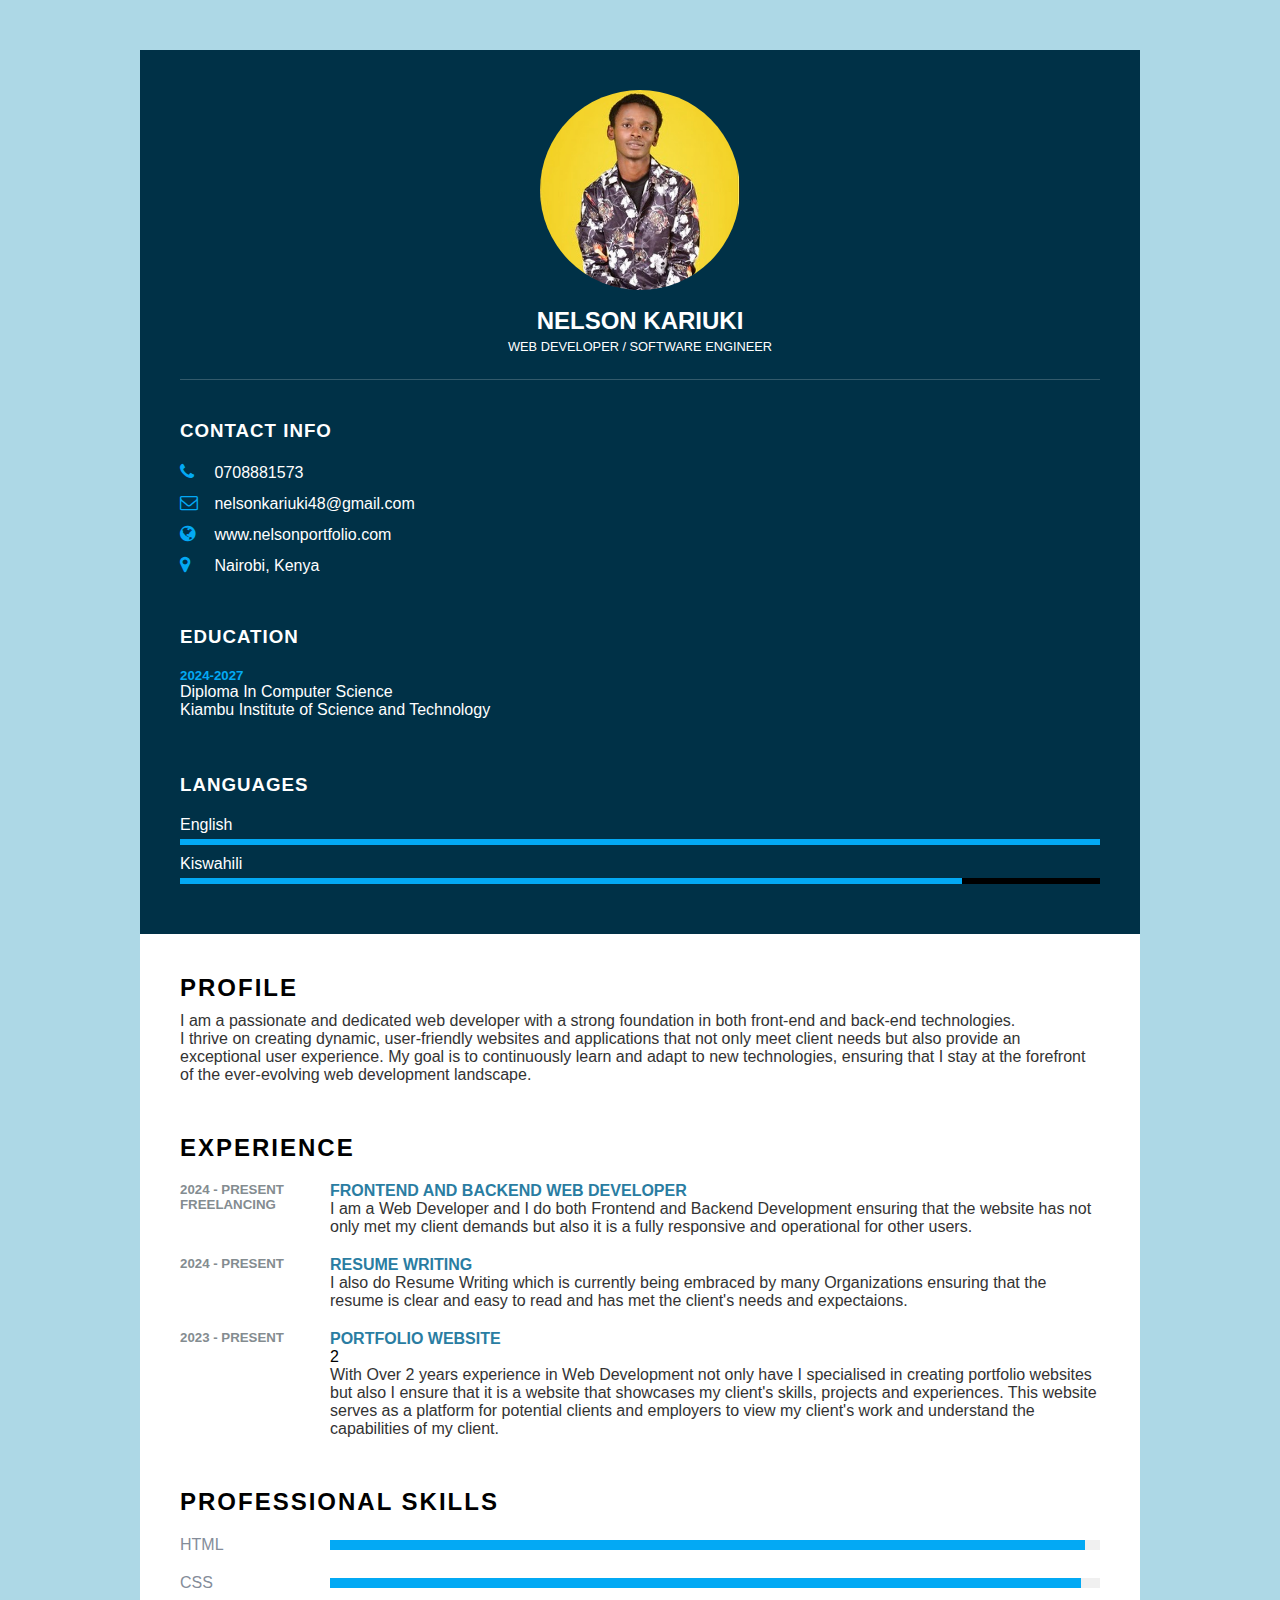
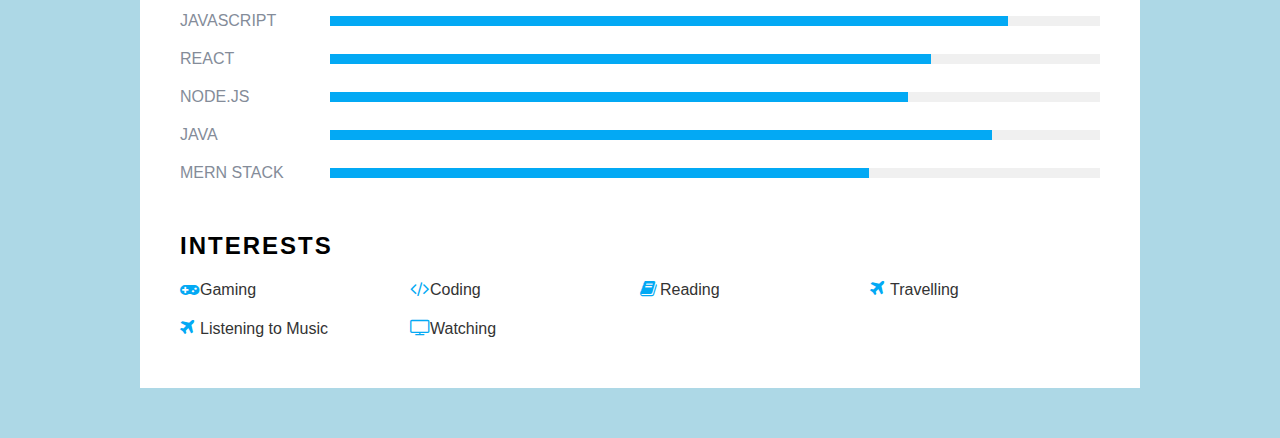
<file: cv.html>
<!DOCTYPE html>
<html lang="en">
<head>
    <meta charset="UTF-8">
    <meta name="viewport" content="width=device-width, initial-scale=1.0">
    <title>Resume</title>
    <link rel="stylesheet" href="https://cdnjs.cloudflare.com/ajax/libs/font-awesome/4.7.0/css/font-awesome.css" integrity="sha512-5A8nwdMOWrSz20fDsjczgUidUBR8liPYU+WymTZP1lmY9G6Oc7HlZv156XqnsgNUzTyMefFTcsFH/tnJE/+xBg==" crossorigin="anonymous" referrerpolicy="no-referrer" />
    <link rel="stylesheet" href="cv.css">
    <link rel="shortcut icon" href="success.png">
</head>
<body>
    <div class="container">
        <div class="left-side">
            <div class="profileText">
                <div class="imgBx">
                    <img src="passport.jpg" alt="">
                </div>
                <h2>Nelson Kariuki<br><span>Web Developer / Software Engineer</span></h2>
            </div>
            <div class="contactInfo">
                <h3 class="title">Contact Info</h3>
                <ul>
                    <li>
                        <span class="icon"><i class="fa fa-phone" aria-hidden="true"></i></span>
                        <span class="text">0708881573</span>
                    </li>
                    <li>
                        <span class="icon"><i class="fa fa-envelope-o" aria-hidden="true"></i></span>
                        <span class="text">nelsonkariuki48@gmail.com</span>
                    </li>
                    <li>
                        <span class="icon"><i class="fa fa-globe" aria-hidden="true"></i>
</span>
                        <span class="text">www.nelsonportfolio.com</span>
                    </li>
                    <li>
                        <span class="icon"><i class="fa fa-map-marker" aria-hidden="true"></i></span>
                        <span class="text">Nairobi, Kenya</span>
                    </li>
                </ul>
            </div>

            <div class="contactInfo education">
                <h3 class="title">Education</h3>
                <ul>
                    <li>
                    <h5>2024-2027</h5>
                    <h4>Diploma In Computer Science</h4>
                    <h4>Kiambu Institute of Science and Technology</h4>
                    </li>
                </ul>
            </div>
             <div class="contactInfo language">
                <h3 class="title">Languages</h3>
                <ul>
                    <li>
                     <span class="text">English</span>
                     <span class="percent">
                        <div style="width: 100%;"></div>
                     </span>
                    </li>
                     <li>
                     <span class="text">Kiswahili</span>
                     <span class="percent">
                        <div style="width: 85%;"></div>
                     </span>
                    </li>
                </ul>
            </div>
        </div>
        <div class="right-side">
            <div class="about">
                <h2 class="title2">Profile</h2>
                <p> I am a passionate and dedicated web developer with a strong foundation in both front-end and back-end technologies. <br>I thrive on creating dynamic, user-friendly websites and applications that not only meet client needs but also provide an exceptional user experience. My goal is to continuously learn and adapt to new technologies, ensuring that I stay at the forefront of the ever-evolving web development landscape.</p>
            </div>
            <div class="about">
                <h2 class="title2">Experience</h2>
                <div class="box">
                    <div class="year-company">
                    <h5>2024 - Present</h5>
                    <h5>Freelancing</h5>
                    </div>
                    <div class="text">
                        <h4>Frontend and Backend Web Developer</h4>
                        <p>I am a Web Developer and I do both Frontend and Backend Development ensuring that the website has not only met my client demands but also it is a fully responsive and operational for other users.</p>
                    </div>
                </div>
                <div class="box">
                    <div class="year-company">
                    <h5>2024 - Present</h5>
                     
                    </div>
                    <div class="text">
                         <h4>Resume Writing</h4>
                        <p>I also do Resume Writing which is currently being embraced by many Organizations ensuring that the resume is clear and easy to read and has met the client's needs and expectaions.</p>
                    </div>
                </div>
                                <div class="box">
                    <div class="year-company">
                    <h5>2023 - Present</h5>
                     
                    </div>
                    <div class="text">
                         <h4>Portfolio Website</h4>2
                        <p>With Over 2 years experience in Web Development not only have I specialised in creating  portfolio websites but also I ensure that it is a website  that showcases my client's skills, projects and experiences. This website serves as a platform for potential clients and employers to view my client's work and understand the capabilities of my client.</p>
                </div>
            </div>
        </div>
        <div class="about skills">
            <h2 class="title2">Professional Skills</h2>
            <div class="box">
                <h4>HTML</h4>
                <div class="percent">
                     <div style="width: 98%;"></div>
                </div>
            </div>
            <div class="box">
                <h4>CSS</h4>
                <div class="percent">
                    <div style="width: 97.5%;"></div>
                </div>
            </div>
            <div class="box">
                <h4>Javascript</h4>
                <div class="percent">
                     <div style="width: 88%;"></div>
                </div>
            </div>
            <div class="box">
                <h4>React</h4>
                <div class="percent">
                     <div style="width: 78%;"></div>
                </div>
            </div>
            <div class="box">
                <h4>Node.js</h4>
                <div class="percent">
                     <div style="width: 75%;"></div>
                </div>
            </div>
             <div class="box">
                <h4>Java</h4>
                <div class="percent">
                     <div style="width: 86%;"></div>
                </div>
            </div>
            <div class="box">
                <h4>MERN STACK</h4>
                <div class="percent">
                     <div style="width: 70%;"></div>
                </div>
            </div>
        </div>
        <div class="about interest">
            <h2 class="title2">Interests</h2>
            <ul>
                <li><i class="fa fa-gamepad" aria-hidden="true"></i>Gaming</li>
                <li> <i class="fa fa-code" aria-hidden="true"></i>Coding</li>
                <li><i class="fa fa-book" aria-hidden="true"></i>Reading</li>
                <li><i class="fa fa-plane" aria-hidden="true"></i>Travelling</li>
                <li><i class="fa fa-plane" aria-hidden="true"></i>Listening to Music</li>
                <li><i class="fa fa-television" aria-hidden="true"></i>Watching</li>
            </ul>
        </div>
        </div>
    </div>
</body>
</html>
</file>
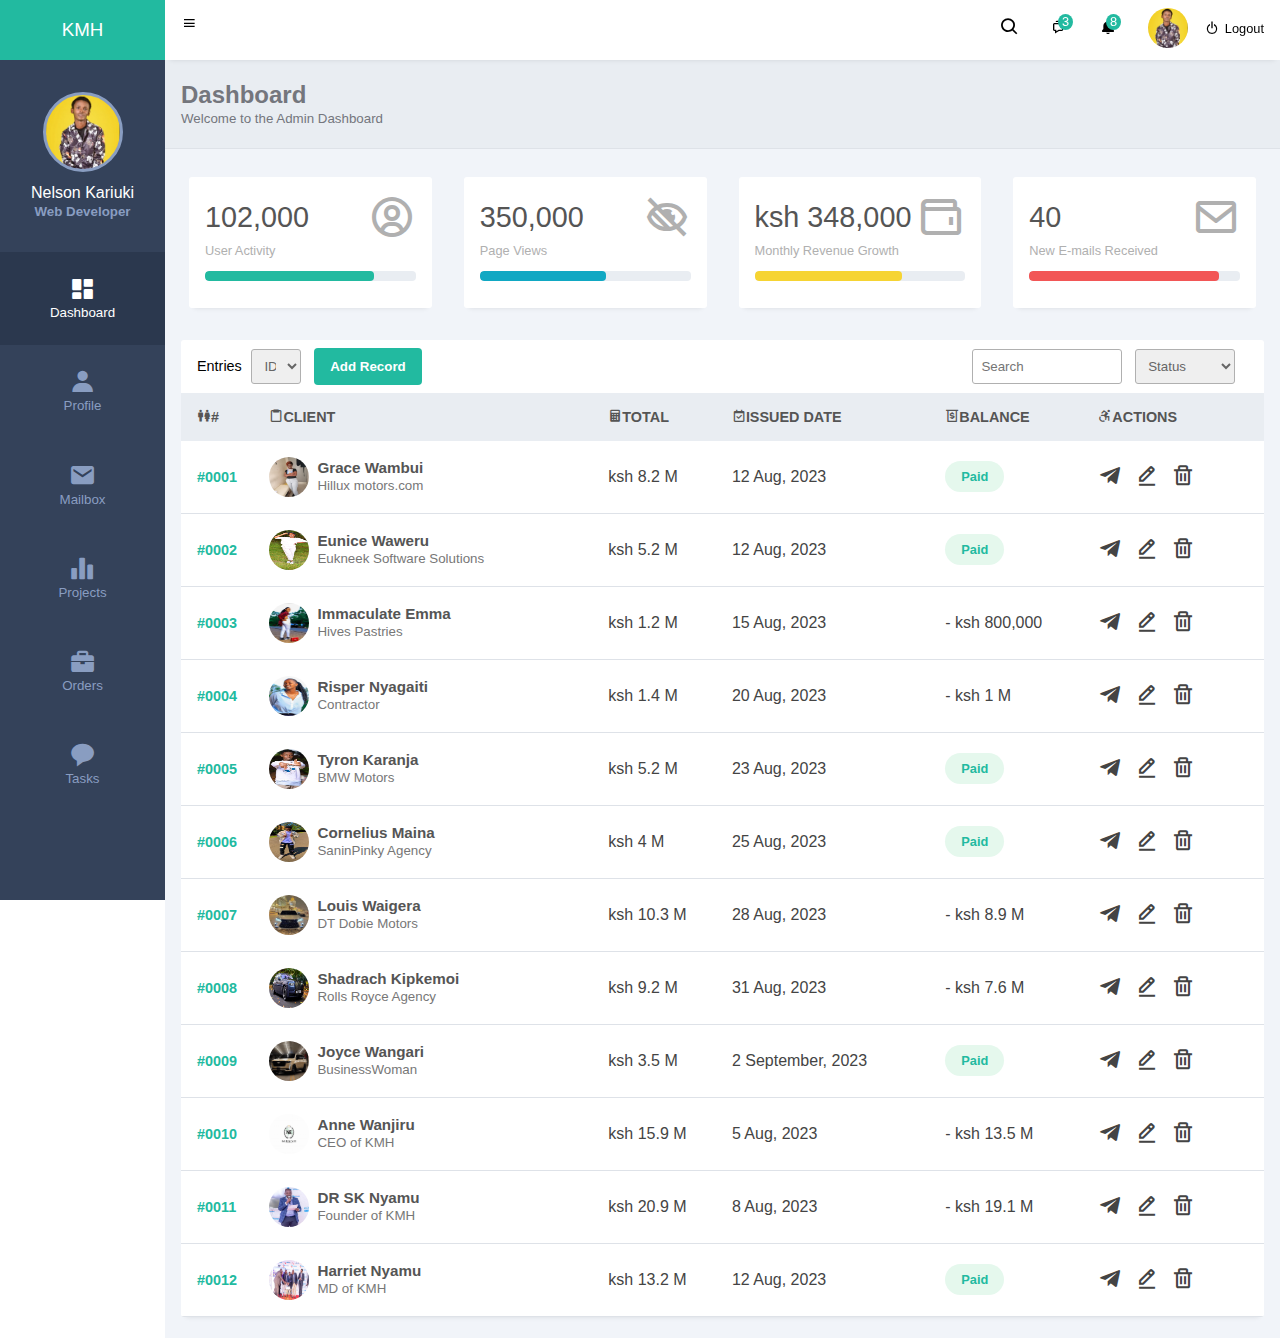
<file: EMS.html>
<!DOCTYPE html>
<html lang="en">
<head>
    <meta charset="UTF-8">
    <meta name="viewport" content="width=device-width, initial-scale=1.0">
    <link rel="stylesheet" href="styles.css">
    <link href='https://unpkg.com/boxicons@2.1.4/css/boxicons.min.css' rel='stylesheet'>
     <link rel="shortcut icon" href="employee.webp" type="image/x-icon">
    <title>Modern Admin Dashboard</title>
</head>
<body>
    <input type="checkbox" id="menu-toggle">
    <div class="sidebar">
        <div class="side-header">
            <h3>K<span>M</span>H</h3>
        </div>
         
         <div class="profile">
            <div class="profile-img bg-img" style="background-image: url(passport.jpg);"></div>
            <h4>Nelson Kariuki</h4>
            <small>Web Developer</small>
         </div>
        <div class="side-menu">
            <ul>
                <li>
                    <a href="" class="active">
                        <i class='bx bxs-dashboard' ></i>
                        <small>Dashboard</small>
                    </a>
                </li>

                <li>
                    <a href="">
                        <i class='bx bxs-user' ></i>
                        <small>Profile</small>
                    </a>
                </li>

                <li>
                    <a href="">
                        <i class='bx bxs-envelope' ></i>
                        <small>Mailbox</small>
                    </a>
                </li>

                <li>
                    <a href="">
                        <i class='bx bxs-bar-chart-alt-2' ></i>
                        <small>Projects</small>
                    </a>
                </li>

                <li>
                    <a href="">
                        <i class='bx bxs-briefcase' ></i>
                        <small>Orders</small>
                    </a>
                </li>

                <li>
                    <a href="">
                        <i class='bx bxs-message-rounded' ></i>
                        <small>Tasks</small>
                    </a>
                </li>
            </ul>
        </div>
    </div>
    <div class="main-content">
        <header>
            <div class="header-content">
                 <label for="menu-toggle">
                    <i class='bx bx-menu'></i>
                 </label>
                 <div class="header-menu">
                    <label for="">
                        <i class='bx bx-search'></i>
                    </label>

                    <div class="notify-icon">
                         <i class='bx bx-chat'></i>
                        <span class="notify">3</span>
                    </div>
                    <div class="notify-icon">
                        <i class='bx bxs-bell'></i>
                        <span class="notify">8</span>
                    </div>
                    <div class="user">
                        <div class="bg-img" style="background-image: url(passport.jpg);"></div>
                       <i class='bx bx-power-off'></i>
                        <span>Logout</span>
                    </div>
                 </div>
            </div>
        </header>
        <main>
            <div class="page-header">
                <h2>Dashboard</h2>
                <small>Welcome to the Admin Dashboard</small>
            </div>
            <div class="page-content">
            <div class="analytics">
              <div class="card">
                <div class="card-head">
                    <h2> 102,000</h2>
                     <i class='bx bx-user-circle'></i>
                </div>
                <div class="card-progress">
                    <small>User Activity</small>
                    <div class="card-indicator">
                        <div class="indicator one" style="width: 80%">
                        
                        </div>
                    </div>
                </div>
              </div>

               <div class="card">
                <div class="card-head">
                    <h2> 350,000</h2>
                       <i class='bx bx-low-vision'></i>
                </div>
                <div class="card-progress">
                    <small>Page Views</small>
                    <div class="card-indicator">
                        <div class="indicator two" style="width: 60%">
                        
                        </div>
                    </div>
                </div>
              </div>

               <div class="card">
                <div class="card-head">
                    <h2>ksh 348,000</h2>
                      <i class='bx bx-wallet'></i>
                </div>
                <div class="card-progress">
                    <small>Monthly Revenue Growth</small>
                    <div class="card-indicator">
                        <div class="indicator three" style="width: 70%;">
                        
                        </div>
                    </div>
                </div>
            </div>

             <div class="card">
                <div class="card-head">
                    <h2> 40</h2>
                     <i class='bx bx-envelope'></i>
                </div>
                <div class="card-progress">
                    <small>New E-mails Received </small>
                    <div class="card-indicator">
                        <div class="indicator four" style="width: 90%">
                        
                        </div>
                    </div>
                </div>
              </div>
            </div>

             <div class="records table-responsive">
               <div class="record-header">
                <div class="add">
                <span>Entries</span>
                <select name="" id="">
                    <option value="">ID</option>
                </select>
                <button>Add Record</button>
                </div>
                <div class="browse">
                    <input type="search" placeholder="Search" class="record-search">
                    <select name="" id="">
                        <option value="">Status</option>
                    </select>
                </div>
               </div>
               <div>
                <table width="100%">
                    <thead>
                    <tr>
                        <th><i class='bx bx-male-female'></i>#</th>
                        <th><i class='bx bx-clipboard'></i>CLIENT</th>
                        <th><i class='bx bxs-calculator'></i>TOTAL</th>
                        <th><i class='bx bx-calendar-check' ></i>ISSUED DATE</th>
                        <th><i class='bx bx-money-withdraw'></i>BALANCE</th>
                        <th><i class='bx bx-accessibility'></i>ACTIONS</th>
                    </tr>
                    </thead>
                    <tbody>
                    <tr>
                        <td>#0001</td>
                        <td>
                            <div class="client">
                            <img src="mum4.jpg" alt="" width="40px" height="40px">
                            <div class="client-info">
                                <h4>Grace Wambui</h4>
                                <small>Hillux motors.com</small>
                            </div>
                            </div>
                        </td>
                        <td>
                            ksh 8.2 M
                        </td>
                        <td>
                            12 Aug, 2023
                        </td>
                        <td>
                             <span class="paid">Paid</span>
                        </td>
                    <td>
                        <div class="actions">
                             <i class='bx bxl-telegram' ></i>
                            <i class='bx bx-edit-alt'></i>
                            <i class='bx bx-trash'></i>
                        </div>
                    </td>
                    </tr>

                     <tr>
                        <td>#0002</td>
                        <td>
                            <div class="client">
                            <img src="eunice.jpg" alt="" width="40px" height="40px">
                            <div class="client-info">
                                <h4>Eunice Waweru</h4>
                                <small>Eukneek Software Solutions</small>
                            </div>
                            </div>
                        </td>
                        <td>
                            ksh 5.2 M
                        </td>
                        <td>
                            12 Aug, 2023
                        </td>
                        <td>
                             <span class="paid">Paid</span>
                        </td>
                    <td>
                        <div class="actions">
                             <i class='bx bxl-telegram' ></i>
                            <i class='bx bx-edit-alt'></i>
                            <i class='bx bx-trash'></i>
                        </div>
                    </td>
                    </tr>

                     <tr>
                        <td>#0003</td>
                        <td>
                            <div class="client">
                            <img src="emma.jpg" alt="" width="40px" height="40px">
                            <div class="client-info">
                                <h4>Immaculate Emma</h4>
                                <small>Hives Pastries</small>
                            </div>
                            </div>
                        </td>
                        <td>
                            ksh 1.2 M
                        </td>
                        <td>
                            15 Aug, 2023
                        </td>
                        <td>
                            - ksh 800,000
                        </td>
                    <td>
                        <div class="actions">
                             <i class='bx bxl-telegram' ></i>
                            <i class='bx bx-edit-alt'></i>
                            <i class='bx bx-trash'></i>
                        </div>
                    </td>
                    </tr>

                     <tr>
                        <td>#0004</td>
                        <td>
                            <div class="client">
                            <img src="soji.jpg" alt="" width="40px" height="40px">
                            <div class="client-info">
                                <h4>Risper Nyagaiti</h4>
                                <small>Contractor</small>
                            </div>
                            </div>
                        </td>
                        <td>
                            ksh 1.4 M
                        </td>
                        <td>
                            20 Aug, 2023
                        </td>
                        <td>
                            - ksh 1 M
                        </td>
                    <td>
                        <div class="actions">
                             <i class='bx bxl-telegram' ></i>
                            <i class='bx bx-edit-alt'></i>
                            <i class='bx bx-trash'></i>
                        </div>
                    </td>
                    </tr>

                     <tr>
                        <td>#0005</td>
                        <td>
                            <div class="client">
                            <img src="tyron.jpg" alt="" width="40px" height="40px">
                            <div class="client-info">
                                <h4>Tyron Karanja</h4>
                                <small>BMW Motors</small>
                            </div>
                            </div>
                        </td>
                        <td>
                            ksh 5.2 M
                        </td>
                        <td>
                            23 Aug, 2023
                        </td>
                        <td>
                             <span class="paid">Paid</span>
                        </td>
                    <td>
                        <div class="actions">
                             <i class='bx bxl-telegram' ></i>
                            <i class='bx bx-edit-alt'></i>
                            <i class='bx bx-trash'></i>
                        </div>
                    </td>
                    </tr>

                     <tr>
                        <td>#0006</td>
                        <td>
                            <div class="client">
                            <img src="cornelius.jpg" alt="" width="40px" height="40px">
                            <div class="client-info">
                                <h4>Cornelius Maina</h4>
                                <small>SaninPinky Agency</small>
                            </div>
                            </div>
                        </td>
                        <td>
                            ksh 4 M
                        </td>
                        <td>
                            25 Aug, 2023
                        </td>
                        <td>
                             <span class="paid">Paid</span>
                        </td>
                    <td>
                        <div class="actions">
                             <i class='bx bxl-telegram' ></i>
                            <i class='bx bx-edit-alt'></i>
                            <i class='bx bx-trash'></i>
                        </div>
                    </td>
                    </tr>

                     <tr>
                        <td>#0007</td>
                        <td>
                            <div class="client">
                            <img src="lexus 570.jpg" alt="" width="40px" height="40px">
                            <div class="client-info">
                                <h4>Louis Waigera</h4>
                                <small>DT Dobie Motors</small>
                            </div>
                            </div>
                        </td>
                        <td>
                            ksh 10.3 M
                        </td>
                        <td>
                            28 Aug, 2023
                        </td>
                        <td>
                            - ksh 8.9 M
                        </td>
                    <td>
                        <div class="actions">
                             <i class='bx bxl-telegram' ></i>
                            <i class='bx bx-edit-alt'></i>
                            <i class='bx bx-trash'></i>
                        </div>
                    </td>
                    </tr>

                     <tr>
                        <td>#0008</td>
                        <td>
                            <div class="client">
                            <img src="rolls royce phantom.jpg" alt="" width="40px" height="40px">
                            <div class="client-info">
                                <h4>Shadrach Kipkemoi</h4>
                                <small>Rolls Royce Agency</small>
                            </div>
                            </div>
                        </td>
                        <td>
                            ksh 9.2 M
                        </td>
                        <td>
                            31 Aug, 2023
                        </td>
                        <td>
                            - ksh 7.6 M
                        </td>
                    <td>
                        <div class="actions">
                             <i class='bx bxl-telegram' ></i>
                            <i class='bx bx-edit-alt'></i>
                            <i class='bx bx-trash'></i>
                        </div>
                    </td>
                    </tr>

                     <tr>
                        <td>#0009</td>
                        <td>
                            <div class="client">
                            <img src="escalade.jpg" alt="" width="40px" height="40px">
                            <div class="client-info">
                                <h4>Joyce Wangari</h4>
                                <small>BusinessWoman</small>
                            </div>
                            </div>
                        </td>
                        <td>
                            ksh 3.5 M
                        </td>
                        <td>
                            2 September, 2023
                        </td>
                        <td>
                             <span class="paid">Paid</span>
                        </td>
                    <td>
                        <div class="actions">
                             <i class='bx bxl-telegram' ></i>
                            <i class='bx bx-edit-alt'></i>
                            <i class='bx bx-trash'></i>
                        </div>
                    </td>
                    </tr>

                     <tr>
                        <td>#0010</td>
                        <td>
                            <div class="client">
                            <img src="e-commerce logo.jpeg" alt="" width="40px" height="40px">
                            <div class="client-info">
                                <h4>Anne Wanjiru</h4>
                                <small>CEO of KMH</small>
                            </div>
                            </div>
                        </td>
                        <td>
                            ksh 15.9 M
                        </td>
                        <td>
                            5 Aug, 2023
                        </td>
                        <td>
                            - ksh 13.5 M
                        </td>
                    <td>
                        <div class="actions">
                             <i class='bx bxl-telegram' ></i>
                            <i class='bx bx-edit-alt'></i>
                            <i class='bx bx-trash'></i>
                        </div>
                    </td>
                    </tr>

                     <tr>
                        <td>#0011</td>
                        <td>
                            <div class="client">
                            <img src="doc nyamu.webp" alt="" width="40px" height="40px">
                            <div class="client-info">
                                <h4>DR SK Nyamu</h4>
                                <small>Founder of KMH</small>
                            </div>
                            </div>
                        </td>
                        <td>
                            ksh 20.9 M
                        </td>
                        <td>
                            8 Aug, 2023
                        </td>
                        <td>
                            - ksh 19.1 M
                        </td>
                    <td>
                        <div class="actions">
                             <i class='bx bxl-telegram' ></i>
                            <i class='bx bx-edit-alt'></i>
                            <i class='bx bx-trash'></i>
                        </div>
                    </td>
                    </tr>

                     <tr>
                        <td>#0012</td>
                        <td>
                            <div class="client">
                            <img src="kmh 2.jpg" alt="" width="40px" height="40px">
                            <div class="client-info">
                                <h4>Harriet Nyamu</h4>
                                <small>MD of KMH</small>
                            </div>
                            </div>
                        </td>
                        <td>
                            ksh 13.2 M
                        </td>
                        <td>
                            12 Aug, 2023
                        </td>
                        <td>
                             <span class="paid">Paid</span>
                        </td>
                    <td>
                        <div class="actions">
                            <i class='bx bxl-telegram' ></i> 
                            <i class='bx bx-edit-alt'></i>
                            <i class='bx bx-trash'></i>
                        </div>
                    </td>
                    </tr>
                    </tbody>
                </table>
                </div>
               </div>
             </div>
             </div>
        </main>
    </div>
</body>
</html>
</file>
<file: cv.css>
*{
    margin: 0;
    padding: 0;
    box-sizing: border-box;
    font-family: 'Gill Sans', 'Gill Sans MT', Calibri, 'Trebuchet MS', sans-serif;
}
body{
    background: lightblue;
    display: flex;
    justify-content: center;
    align-items: center;
    min-height: 100vh;
}
.container{
    position: relative;
    width: 100%;
    max-width: 1000px;
    min-height: 1000px;
    background: #fff;
    margin: 50px;
    display: grid;
    grid-template-columns: 2,1fr;
    box-shadow: 0 35px 55px rgba(0, 0, 0 / 10%);
}
.profileText{
    position: relative;
    display: flex;
    flex-direction: column;
    align-items: center;
    padding-bottom: 20px;
    border-bottom: 1px solid rgba(255,255,255,0.2);
}
.profileText .imgBx{
    position: relative;
    width: 200px;
    height: 200px;
    border-radius: 50%;
    overflow: hidden;
    -webkit-border-radius: 50%;
    -moz-border-radius: 50%;
    -ms-border-radius: 50%;
    -o-border-radius: 50%;
}
.container .left-side{
    position: relative;
    background: #003147;
    padding: 40px;
}
.container .right-side{ 
    position: relative;
    background: #fff;
    padding: 40px;
}
.profileText .imgBx img{
    position: absolute;
    top: 0;
    left: 0;
    width: 100%;
    height: 100%;
    object-fit: cover;
}
.profileText h2{
    color: #fff;
    font-size: 1.5rem;
    margin-top: 20px;
    text-transform: uppercase;
    text-align: center;
    font-weight: 600;
    line-height: 1.4rem;
}
.profileText h2 span{
    font-size: 0.8rem;
    font-weight: 300;
}
.contactInfo{
    padding-top: 40px;
}
.title{
    color: #fff;
    font-weight: 600;
    letter-spacing: 1px;
    text-transform: uppercase;
    margin-bottom: 20px;
}
.contactInfo ul{
    position: relative;
}
.contactInfo ul li{
    list-style: none;
    position: relative;
    margin: 10px 0;
    cursor: pointer;
}
.contactInfo ul li .icon{
    display: inline-block;
    width: 30px;
    font-size: 18px;
    color: #03a9f4;
}
.contactInfo ul li span{
    color: #fff;
    font-weight: 300;
}
.contactInfo.education li{
   margin-bottom: 15px;
}
.contactInfo.education h5{
    color: #03a9f4;
    font-weight: 600;
}
.contactInfo.education h4:nth-child(2){
    color: #fff;
    font-weight: 500;
}
.contactInfo.education h4{
    color: #fff;
    font-weight: 300;
}
.contactInfo.language .percent{
    position: relative;
    width: 100%;
    height: 6px;
    background: black;
    display: block;
    margin-top: 5px;
}
.contactInfo.language .percent div{
    position: absolute;
    top: 0;
    left: 0;
    height: 100%;
    background: #03a9f4;
}
.about{
    margin-bottom: 50px;
}
.about:last-child{
    margin-bottom: 0;
}
.title2{
    color: black;
    text-transform: uppercase;
    letter-spacing: 2px;
    margin-bottom: 10px;
}
p{
    color: #333;
}
.about .box{
    display: flex;
    flex-direction: row;
    margin: 20px 0;
}
.about .box .year-company{
    min-width: 150px;
}
.about .box .year-company h5{
    text-transform: uppercase;
    color: #848c90;
    font-weight: 600;
}
.about .box .text h4{
    text-transform: uppercase;
    color: #2a7da2;
    font-size: 16px;
}
.skills .box{
    position: relative;
    width: 100%;
    display: grid;
    grid-template-columns: 150px 1fr;
    justify-content: center;
    align-items: center;
}
.skills .box h4{
    text-transform: uppercase;
    color: #848c99;
    font-weight: 500;
}
.skills .box .percent{
    position: relative;
    width: 100%;
    height: 10px;
    background: #f0f0f0;
}
.skills .box .percent div{
    position: absolute;
    top: 0;
    left: 0;
    height: 100%;
    background: #03a9f4;
}
.interest ul{
    display: grid;
    grid-template-columns: repeat(4,1fr);
}
.interest ul li{
    list-style: none;
    color: #333;
    font-weight: 500;
    margin: 10px 0;
}
.interest ul li .fa{
    color: #03a9f4;
    font-size: 18px;
    width: 20px;
}
@media (max-width: 1000px){
    .container{
        margin: 10px;
        grid-template-columns: (1,1fr);
    }
    .interest ul{
        grid-template-columns: repeat(1,1fr);
    }
}
@media (max-width: 600px){
    .about .box{
        flex-direction: row;
    }
    .about .box .year-company{
        min-width: 150px;
    }
    .interest ul{
        grid-template-columns: repeat(1,1fr);
    }
}
</file>
<file: styles.css>
:root {
  --main-color: #22BAA0;
  --color-dark: #34425A;
  --text-grey: #B0B0B0;
}

*{
    margin: 0;
    padding: 0;
    text-decoration: none;
    box-sizing: border-box;
    font-family:'Franklin Gothic Medium', 'Arial Narrow', Arial, sans-serif;
}

#menu-toggle {
    display: none;
}
.sidebar {
    position: fixed;
    height: 100%;
    width: 165px;
    left: 0;
    bottom: 0;
    top: 0;
    z-index: 100;
    background: var(--color-dark);
    transition: left 100ms;
    -webkit-transition: left 100ms;
    -moz-transition: left 100ms;
    -ms-transition: left 100ms;
    -o-transition: left 100ms;
}
.side-content {
    height: calc(100vh - 60px);
    overflow: auto;
}
.side-header {
    background: var(--main-color);
    height: 60px;
    display: flex;
    justify-content: center;
    align-items: center;
}
.side-header h3, .side-header span {
    color: #fff;
    font-weight: 400;
}
 .profile {
     text-align: center;
     padding: 2rem 0rem;
 }
 .profile-img {
    height: 80px;
    width: 80px;
    display: inline-block;
    margin: 0 auto .5rem auto;
    border: 3px solid #899DC1;
 }
 .bg-img {
    background-repeat: no-repeat;
    background-size: cover;
    border-radius: 50%;
    -webkit-border-radius: 50% ;
    -moz-border-radius: 50% ;
    -ms-border-radius: 50% ;
    -o-border-radius: 50% ;
}
 .profile h4 {
    color: #fff;
    font-weight: 500;
 }
 .profile small {
    color: #899DC1;
    font-weight: 600;
 }
 .side-menu ul{
    text-align: center;
 }
 .side-menu a {
    display: block;
    padding: 1.5rem 0rem;
 }
 .side-menu  a.active {
     background: #2B384E;
 }
 .side-menu a.active i, .side-menu a.active small  {
     color: #fff;
 }
 .side-menu a i {
    display: block;
    text-align: center;
    font-size: 1.7rem;
 }
 .side-menu a i, .side-menu a small {
    color: #899DC1;
 }
 .sidebar {
    /*overflow-y: auto;
    */
}
.main-content {
    margin-left: 165px;
    width: calc(100% - 165px);
    transition: margin-left 100ms;
    -webkit-transition: margin-left 100ms;
    -moz-transition: margin-left 100ms;
    -ms-transition: margin-left 100ms;
    -o-transition: margin-left 100ms;
}
#menu-toggle:checked ~ .sidebar {
    width: 60px;
}
#menu-toggle:checked ~ .main-content {
    margin-left: 60px;
    width: calc(100% - 60px);
}
#menu-toggle:checked ~ .main-content header {
    left: 60px;
}
#menu-toggle:checked ~ .sidebar .side-header h3 span {
    display: none;
}
#menu-toggle:checked ~ .sidebar .profile,
#menu-toggle:checked ~ .sidebar .side-menu a small {
    display: none;
}
#menu-toggle:checked ~ .sidebar .side-menu a span {
    font-size: 1.3rem;
}
header{
    position: fixed;
    right: 0;
    top: 0;
    z-index: 100;
    height: 60px;
    left: 165px;
    box-shadow: 0px 5px 5px -5px rgb(0 0 0 /10%);
    transition: left 100ms;
    -webkit-transition: left 100ms;
    -moz-transition: left 100ms;
    -ms-transition: left 100ms;
    -o-transition: left 100ms;
}
.header-content, .header-menu {
    display: flex;
    align-items: center;
}
.header-content {
    justify-content: space-between;
    padding: 0rem 1rem;
}
.header-content label {
    cursor: pointer;
}
.header-menu {
    justify-content: flex-end;
    padding-top: .5rem;
}
.user {
    display: flex;
    align-items: center;
}
.user div {
    height: 40px;
    width: 40px;
    margin-right: 1rem;
}
.user span:last-child {
    display: inline-block;
    margin-left: .3rem;
    font-size: .8rem;
}
.header-menu label,
.header-menu .notify-icon{
    margin-right: 2rem;
    position: relative;
}

.notify-icon span:last-child {
    position: absolute;
    background: var(--main-color);
    height: 16px;
    width: 15px;
    display: flex;
    justify-content: center;
    align-items: center;
    border-radius: 50%;
    -webkit-border-radius: 50;
    -moz-border-radius: 50;
    -ms-border-radius: 50;
    -o-border-radius: 50;
    right: -5px;
    top: -5px;
    color: #fff;
    font-size: .8rem;
    font-weight: 500;
}
.page-content {
    padding: 1.3rem 1rem;
}
.header-menu label i ,
.notify-icon span:first-child {
    font-size: 1.3rem;
}
main {
    margin-top: 60px;
}
.page-header {
    padding: 1.3rem 1rem;
    background: #E9edf2;
    border-bottom: 1px solid #dee2e8;
}
.page-header h2, .page-header small {
    color: #74767d;
}
.page-content {
    padding: 1.3rem 1rem;
    background: #f1f4f9;
}
.analytics{
    display: grid;
    grid-template-columns: repeat(4, 1fr);
    grid-gap: 2rem;
    margin: .5rem;
    margin-bottom: 2rem;
}
.card {
    box-shadow: 0px 5px 5px -5px rgb(0 0 0 / 10%);
    background: #fff;
    padding: 1rem;
    border-radius: 3px;
    -webkit-border-radius: 3px;
    -moz-border-radius: 3px;
    -ms-border-radius: 3px;
    -o-border-radius: 3px;
}
.card-head {
    display: flex;
    justify-content: space-between;
    align-items: center;
}
.card-head h2 {
    font-size: 1.8rem;
    color: #555;
    font-weight: 500;
}
.card-head i {
    font-size: 3rem;
    color: #b0b0b0;
}
.card-progress small {
    color: var(--text-grey);
    font-size: .8rem;
    font-weight: 500;
}
.card-indicator{
    margin: .7rem 0rem;
    height: 10px;
    border-radius: 4px;
    -webkit-border-radius: 4px;
    -moz-border-radius: 4px;
    -ms-border-radius: 4px;
    -o-border-radius: 4px;
    background: #e9edf2;
    overflow: hidden;
}
.indicator{
    height: 10px;
    border-radius: 4px;
}
.indicator.one{
    background: #22baa0;
}
.indicator.two{
    background: #11a8c3;
}
.indicator.three{
    background: #f6d433;
}
.indicator.four{
    background: #f25656;
}
.records{
    box-shadow: 0px 5px 5px -5px rgb(0 0 0 / 10%);
    background: #fff;
    border-radius: 3px;;
    -webkit-border-radius: 3px;
    -moz-border-radius: 3px;
    -ms-border-radius: 3px;
    -o-border-radius: 3px;
}
.record-header{
    padding: .5rem 1rem;
    display: flex;
    justify-content: space-between;
    align-items: center;
}
.add, .browse{
    display: flex;
    align-items: center;
}
.add span{
    display: inline-block;
    margin-right: .6rem;
    font-size: .9rem;
}
input, button, select {
    outline: none;
}
.add select, .browse input, .browse select {
    height: 35px;
    border: 1px solid #b0b0b0;
    border-radius: 3px;
    -webkit-border-radius: 3px;
    -moz-border-radius: 3px;
    -ms-border-radius: 3px;
    -o-border-radius: 3px;
    display: inline-block;
    width: 50px;
    margin-right: .8rem;
    padding: 0rem .5rem;
    color: #666;
}
.add button {
    background: var(--main-color);
    color: #fff;
    height: 37px;
    border-radius: 4px;;
    -webkit-border-radius: 4px;
    -moz-border-radius: 4px;
    -ms-border-radius: 4px;
    -o-border-radius: 4px;
    padding: 0rem 1rem;
    border: none;
    font-weight: 600;
}
input, button, select{
    outline: none;
}
.browse input{
    width: 150px;
}
.browse select{
    width: 100px;
}
.table-responsive{
    overflow: auto;
    width: 100%;
}
table {
    border-collapse: collapse;
}
table thead tr {
    background: #e9edf2;
}
table thead th {
    padding: 1rem 0rem;
    text-align: left;
    color: #555;
    font-size : .9rem;
    font-family: sans-serif;
}
table tbody td{
    padding: 1rem 0rem;
    color: #444;
}
table thead th:first-child{
    padding-left: 1rem;
}
table tbody tr{
    border-bottom: 1px solid #dee2e8;
}
table tbody td:first-child{
    padding-left: 1rem;
    color: var(--main-color);
    font-weight: 600;
    font-size: .9rem;
}
.client {
    display: flex;
    align-items: center;
}
.client-img{
    margin-right: .5rem;
    border: 2px solid #b0b0b0;
    height: 45px;
    width: 45px;
}
img {
    border-radius: 50%;
    margin-right: .5rem;
    background-repeat: no-repeat;
    background-size: cover;

}
.actions i {
    display: inline-block;
    font-size: 1.5rem;
    margin-right: .5rem;
}
.paid {
    display: inline-block;
    text-align: center;
    font-weight: 600;
    color: var(--main-color);
    background: #e5f8ed;
    padding: .5rem 1rem;
    border-radius: 20px;
    -webkit-border-radius: 20px;
    -moz-border-radius: 20px;
    -ms-border-radius: 20px;
    -o-border-radius: 20px;
    font-size: .8rem;
}
.client-info h4 {
    color: #555;
    font-size: .95rem;
}
.client-info small {
    color: #777;
}
@media only screen and (max-width: 1200px) {
    .analytics {
        grid-template-columns: repeat(2, 1fr);
    }
}
@media only screen and (max-width: 768px) {
    .analytics {
        grid-template-columns: 100%;
    }
    .sidebar {
        left: -165px;
        z-index: 90;
    }
    header {
        left: 0;
        width: 100%;
    }
    .main-content {
        margin-left: 0;
        width: 100%;
    }
    #menu-toggle:checked ~ .sidebar {
    width: 165px;
}
    #menu-toggle:checked ~ .sidebar {
    left: 0;
    }
#menu-toggle:checked ~ .sidebar .side-header h3 span {
    display: inline-block;
}
#menu-toggle:checked ~ .sidebar .profile,
#menu-toggle:checked ~ .sidebar .side-menu a small {
    display: block;
}
#menu-toggle:checked ~ .sidebar .side-menu a span {
    font-size: 1.7rem;
}
    table {
        width: 900px;
    }
}
</file>
